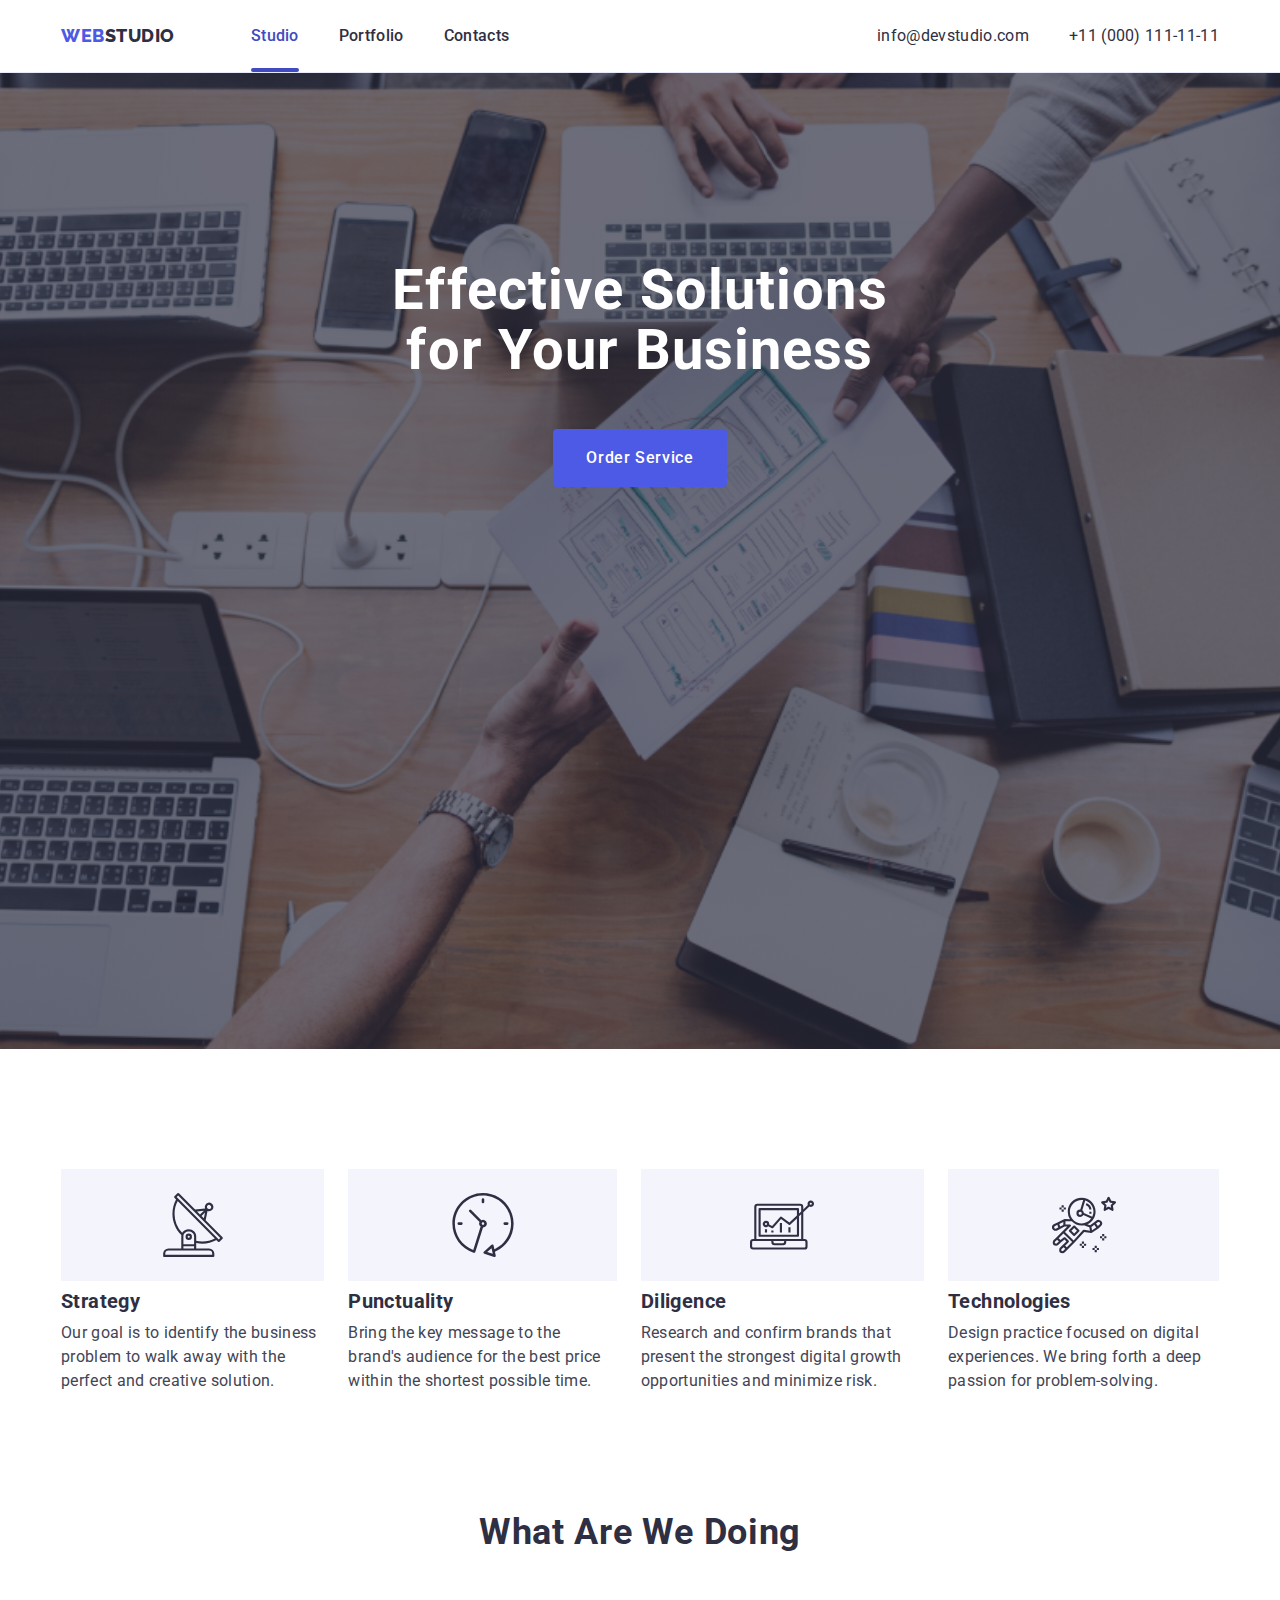
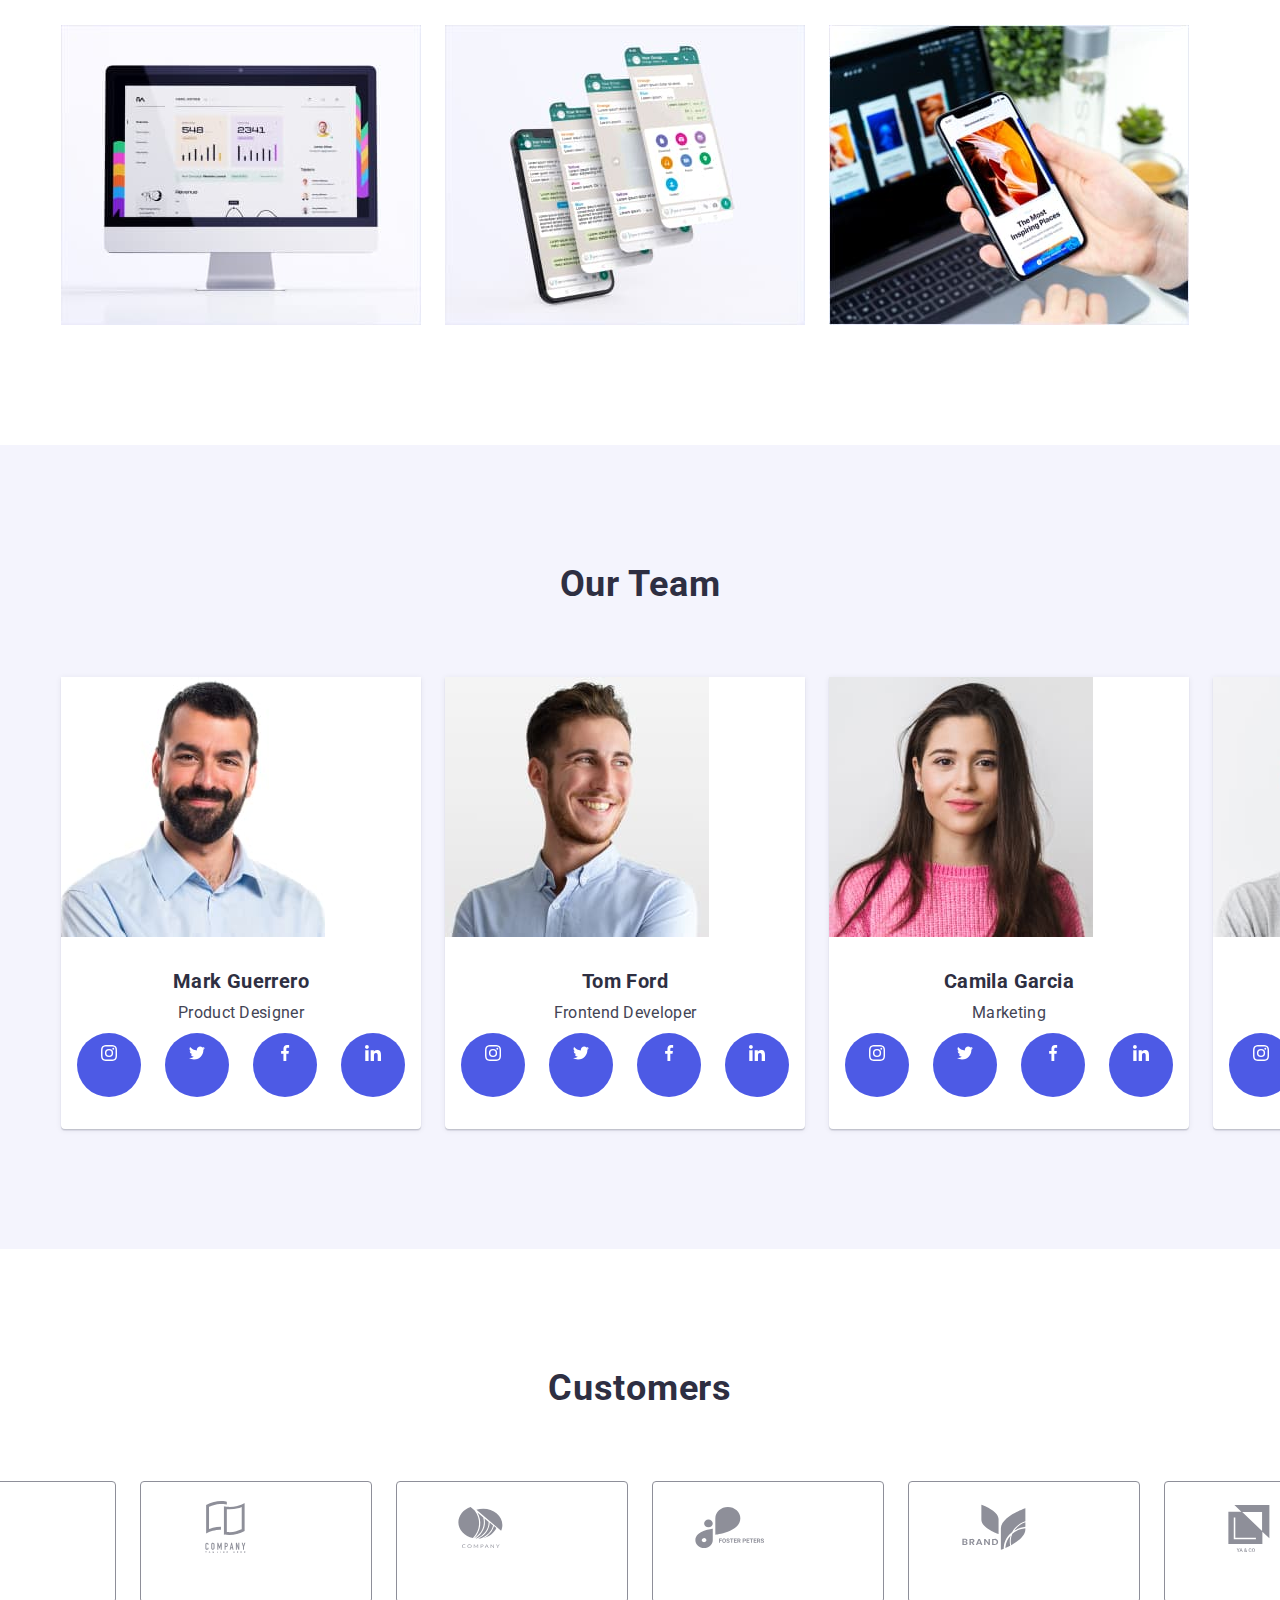
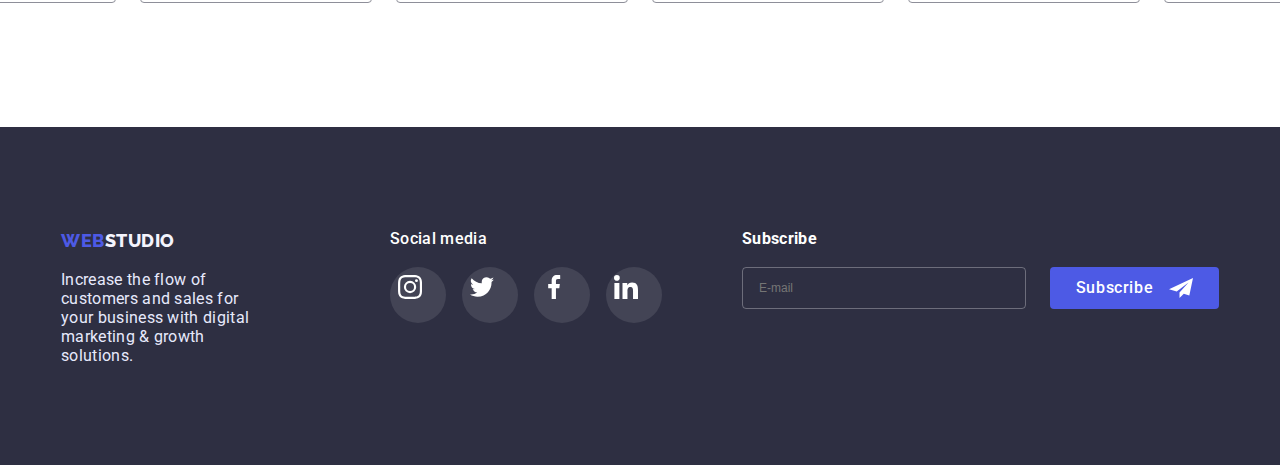
<file: index.html>
<!DOCTYPE html>
<html lang="en">
<head>
    <meta charset="UTF-8">
    <meta http-equiv="X-UA-Compatible" content="IE=edge">
    <meta name="viewport" content="width=device-width, initial-scale=1.0">
    <title>WebStudio</title>
    <link href="https://fonts.googleapis.com/css2?family=Raleway:wght@800&family=Roboto:wght@400;500;700;900&display=swap"
        rel="stylesheet">
    <link rel="stylesheet" href="https://cdnjs.cloudflare.com/ajax/libs/modern-normalize/1.1.0/modern-normalize.min.css"
        integrity="sha512-wpPYUAdjBVSE4KJnH1VR1HeZfpl1ub8YT/NKx4PuQ5NmX2tKuGu6U/JRp5y+Y8XG2tV+wKQpNHVUX03MfMFn9Q=="
        crossorigin="anonymous" referrerpolicy="no-referrer" />
    <link rel="stylesheet" href="./css/styles.css">
</head>
<body>
    <header class="header">
        <div class="container header-navigation">
            <nav class="main-nav">
                <!-- logo and navigation-->
                <a href="./index.html" class="logo link"><span class="logo-part">Web</span>Studio</a>
                <!-- links -->
                <ul class="site-nav list">
                    <li class="item"><a href="./index.html" class="link active-link">Studio</a></li>
                    <li class="item"><a href="./portfolio.html" class="link">Portfolio</a></li>
                    <li class="item"><a href="" class="link">Contacts</a></li>
                </ul>
            </nav>
            <address  class="address-nav">
                <ul class="auth-nav list">
                    <li class="item"><a href="mailto:info@devstudio.com" class="contacts link">info@devstudio.com</a></li>
                    <li class="item"><a href="tel:+110001111111" class="contacts link">+11 (000) 111-11-11</a></li>
                </ul>
            </address>
        </div>
    </header>
    <main>
        <!-- h1 and order option -->
        <section class="hero">
           <h1 class="hero-title">Effective Solutions for Your Business</h1> 
           <button type="button" class="button" data-modal-open>Order Service</button>
        </section>
        <!-- values and advantages of the company -->
        <section class="section values">
            <div class="container">
                <!-- h2 will be hidden with css -->
                <h2 hidden class="section-title">values</h2>
                <ul class="advantages-list list">
                    <li class="item">
                        <div class="thumb">
                            <svg class="advantage-icon">
                                <use href="./images/icons.svg#icon-strategy"></use>
                            </svg>
                        </div>
                        <h3 class="title">Strategy</h3>
                        <p class="text">Our goal is to identify the business problem to walk away with the perfect and creative
                            solution.</p>
                    </li>
                
                    <li class="item">
                        <div class="thumb">
                            <svg class="advantage-icon">
                                <use href="./images/icons.svg#icon-punctuality"></use>
                            </svg>
                        </div>
                        <h3 class="title">Punctuality</h3>
                        <p class="text">Bring the key message to the brand's audience for the best price within the shortest possible
                            time.</p>
                    </li>
                
                    <li class="item">
                        <div class="thumb">
                            <svg class="advantage-icon">
                                <use href="./images/icons.svg#icon-diligence"></use>
                            </svg>
                        </div>
                        <h3 class="title">Diligence</h3>
                        <p class="text">Research and confirm brands that present the strongest digital growth opportunities and minimize
                            risk.</p>
                    </li>
                
                    <li class="item">
                        <div class="thumb">
                            <svg class="advantage-icon">
                                <use href="./images/icons.svg#icon-technologies"></use>
                            </svg>
                        </div>
                        <h3 class="title">Technologies</h3>
                        <p class="text">Design practice focused on digital experiences. We bring forth a deep passion for
                            problem-solving.</p>
                    </li>
                
                </ul>
            </div>
        </section>
        <!-- examples of services -->
        <section class="section services">
            <div class="container">
                <h2 class="section-title">What are we doing</h2>
                <ul class="service-list list">
                    <li class="item">
                        <img src="./images/wawd1.jpg" alt="desktop app image" width="360">
                    </li>
                    <li class="item">
                        <img src="./images/wawd2.jpg" alt="mobile app image" width="360">
                    </li>
                    <li class="item">
                        <img src="./images/wawd3.jpg" alt="lptop and mobile app" width="360">
                    </li>
                </ul>
            </div>
        </section>
        <!-- teammembers -->
        <section class="section team">
            <div class="container">
                <h2 class="section-title">Our Team</h2>
                <ul class="list team-list">
                    <li class="team-item item">
                        <img src="./images/team1.jpg" alt="teammember" width="264" class="teammember">
                        <div class="team-info">
                            <h3 class="title">Mark Guerrero</h3>
                            <p class="text">Product Designer</p>
                           <ul class="list soc-med-list">
                                <li class="item">
                                    <a href="" class="soc-med-link">
                                        <svg class="soc-med-icon">
                                            <use href="./images/icons.svg#icon-instagram"></use>
                                        </svg>
                                    </a>
                                </li>
                                <li class="item">
                                    <a href="" class="soc-med-link">
                                        <svg class="soc-med-icon">
                                            <use href="./images/icons.svg#icon-twitter"></use>
                                        </svg>
                                    </a>
                                </li>
                                <li class="item">
                                    <a href="" class="soc-med-link">
                                        <svg class="soc-med-icon">
                                            <use href="./images/icons.svg#icon-facebook"></use>
                                        </svg>
                                    </a>
                                </li>
                                <li class="item">
                                    <a href="" class="soc-med-link">
                                        <svg class="soc-med-icon">
                                            <use href="./images/icons.svg#icon-linkedin"></use>
                                        </svg>
                                    </a>
                                </li>
                           </ul>
                        </div>
                    </li>
                    <li class="team-item item">
                        <img src="./images/team2.jpg" alt="teammember" width="264" class="teammember">
                        <div class="team-info">
                            <h3 class="title">Tom Ford</h3>
                            <p class="text">Frontend Developer</p>
                            <ul class="list soc-med-list">
                                <li class="item">
                                    <a href="" class="soc-med-link">
                                        <svg class="soc-med-icon">
                                            <use href="./images/icons.svg#icon-instagram"></use>
                                        </svg>
                                    </a>
                                </li>
                                <li class="item">
                                    <a href="" class="soc-med-link">
                                        <svg class="soc-med-icon">
                                            <use href="./images/icons.svg#icon-twitter"></use>
                                        </svg>
                                    </a>
                                </li>
                                <li class="item">
                                    <a href="" class="soc-med-link">
                                        <svg class="soc-med-icon">
                                            <use href="./images/icons.svg#icon-facebook"></use>
                                        </svg>
                                    </a>
                                </li>
                                <li class="item">
                                    <a href="" class="soc-med-link">
                                        <svg class="soc-med-icon">
                                            <use href="./images/icons.svg#icon-linkedin"></use>
                                        </svg>
                                    </a>
                                </li>
                            </ul>
                        </div>
                    </li>
                    <li class="team-item item">
                        <img src="./images/team3.jpg" alt="teammember" width="264" class="teammember">
                        <div class="team-info">
                            <h3 class="title">Camila Garcia</h3>
                            <p class="text">Marketing</p>
                            <ul class="list soc-med-list">
                                <li class="item">
                                    <a href="" class="soc-med-link">
                                        <svg class="soc-med-icon">
                                            <use href="./images/icons.svg#icon-instagram"></use>
                                        </svg>
                                    </a>
                                </li>
                                <li class="item">
                                    <a href="" class="soc-med-link">
                                        <svg class="soc-med-icon">
                                            <use href="./images/icons.svg#icon-twitter"></use>
                                        </svg>
                                    </a>
                                </li>
                                <li class="item">
                                    <a href="" class="soc-med-link">
                                        <svg class="soc-med-icon">
                                            <use href="./images/icons.svg#icon-facebook"></use>
                                        </svg>
                                    </a>
                                </li>
                                <li class="item">
                                    <a href="" class="soc-med-link">
                                        <svg class="soc-med-icon">
                                            <use href="./images/icons.svg#icon-linkedin"></use>
                                        </svg>
                                    </a>
                                </li>
                            </ul>
                        </div>
                    </li>
                    <li class="team-item item">
                        <img src="./images/team4.jpg" alt="teammember" width="264" class="teammember">
                        <div class="team-info">
                            <h3 class="title">Daniel Wilson</h3>
                            <p class="text">UI Designer</p>
                            <ul class="list soc-med-list">
                                <li class="item">
                                    <a href="" class="soc-med-link">
                                        <svg class="soc-med-icon">
                                            <use href="./images/icons.svg#icon-instagram"></use>
                                        </svg>
                                    </a>
                                </li>
                                <li class="item">
                                    <a href="" class="soc-med-link">
                                        <svg class="soc-med-icon">
                                            <use href="./images/icons.svg#icon-twitter"></use>
                                        </svg>
                                    </a>
                                </li>
                                <li class="item">
                                    <a href="" class="soc-med-link">
                                        <svg class="soc-med-icon">
                                            <use href="./images/icons.svg#icon-facebook"></use>
                                        </svg>
                                    </a>
                                </li>
                                <li class="item">
                                    <a href="" class="soc-med-link">
                                        <svg class="soc-med-icon">
                                            <use href="./images/icons.svg#icon-linkedin"></use>
                                        </svg>
                                    </a>
                                </li>
                            </ul>
                        </div>
                    </li>
                </ul>
            </div>
        </section>
        <!-- customers -->
        <section class="section customers">
            <div class="container">
                <h2 class="section-title">Customers</h2>
                <ul class="list customers-list">
                    <li class="customer-item item">
                        <a href="" class="link">
                            <svg class="customer-icon">
                                <use href="./images/icons.svg#icon-customer1"></use>
                            </svg>
                        </a>
                    </li>
                    <li class="customer-item item">
                        <a href="" class="link">
                            <svg class="customer-icon">
                                <use href="./images/icons.svg#icon-customer2"></use>
                            </svg>
                        </a>
                    </li>
                    <li class="customer-item item">
                        <a href="" class="link">
                            <svg class="customer-icon">
                                <use href="./images/icons.svg#icon-customer3"></use>
                            </svg>
                        </a>
                    </li>
                    <li class="customer-item item">
                        <a href="" class="link">
                            <svg class="customer-icon">
                                <use href="./images/icons.svg#icon-customer4"></use>
                            </svg>
                        </a>
                    </li>
                    <li class="customer-item item">
                        <a href="" class="link">
                            <svg class="customer-icon">
                                <use href="./images/icons.svg#icon-customer5"></use>
                            </svg>
                        </a>
                    </li>
                    <li class="customer-item item">
                        <a href="" class="link">
                            <svg class="customer-icon">
                                <use href="./images/icons.svg#icon-customer1"></use>
                            </svg>
                        </a>
                    </li>
                </ul>
            </div>
        </section>
        
    </main>
    <footer class="footer">
        <div class="container">
           <div class="footer-container">
            <!-- logo -->
                <div class="footer-info">
                    <a href="./index.html" class="logo link footer-logo"><span class="logo-part">Web</span>Studio</a>
                    <p class="footer-text">Increase the flow of customers and sales for your business with digital marketing & growth
                        solutions.</p>
                
                </div>
                <!-- sicial media icons -->
                <div class="footer-social-media">
                    <h3 class="title">Social media</h3>
                    <ul class="list">
                        <li class="item">
                            <a href="#" class="link social-media-link">
                                <svg class="sc-md-icon">
                                    <use href="./images/icons.svg#icon-instagram"></use>
                                </svg>
                            </a>
                        </li>
                        <li class="item">
                            <a href="#" class="link social-media-link">
                                <svg class="sc-md-icon">
                                    <use href="./images/icons.svg#icon-twitter"></use>
                                </svg>
                            </a>
                        </li>
                        <li class="item">
                            <a href="#" class="link social-media-link">
                                <svg class="sc-md-icon">
                                    <use href="./images/icons.svg#icon-facebook"></use>
                                </svg>
                            </a>
                        </li>
                        <li class="item">
                            <a href="#" class="link social-media-link">
                                <svg class="sc-md-icon">
                                    <use href="./images/icons.svg#icon-linkedin"></use>
                                </svg>
                            </a>
                        </li>
                    </ul>
                
                </div>
                
                <form action="#" class="subscribe-form">
                    <h3 class="title footer-form-title">Subscribe</h3>
                    <div class="subscribe-field">
                        <label for="email" class="subscribe-field">
                            <input type="mail" name="email" id="email" placeholder="E-mail" class="mail-input">
                        </label>
                        <button type="submit" class=" button subscribe-button">
                            Subscribe
                            <svg class="subscribe-icon">
                                <use href="./images/icons.svg#icon-subscribe"></use>
                            </svg>
                        
                        </button>
                    </div>
                    
                </form>
                
                
           </div>
    
        </div>
        
    </footer>
    <div class="backdrop is-hidden" data-modal>
        <div class="modal">
                <button type="button" class="close-button" data-modal-close>
                    <svg class="close-icon">
                        <use href="./images/icons.svg#icon-close"></use>
                    </svg>
                </button>
                <form action="#" class="modal-form" autocomplete="off">
                    <p class="form-description">Leave your contacts and we will call you back</p>
                
                    
                
                        <label class="modal-label">Name
                            <input type="text" name="name" class="form-input" required>
                             <svg class="input-icon">
                                 <use href="./images/icons.svg#icon-person"></use>
                            </svg>
                        </label>
                        <label class="modal-label">Phone
                            <input type="number" name="phone" class="form-input" placeholder=" " required>
                             <svg class="input-icon">
                                 <use href="./images/icons.svg#icon-phone"></use>
                            </svg>
                        </label>
                        <label class="modal-label">Email
                            <input type="email" name="mail" class="form-input" required>
                             <svg class="input-icon">
                                <use href="./images/icons.svg#icon-mail"></use>
                            </svg>
                        </label>
                        <label class="modal-label textarea-label ">Comment
                            <textarea  name="comment" class="form-input textarea" placeholder="Text Input" rows="7"></textarea>
                        </label>
                    
                    
                    <label class="modal-checkbox">
                        
                        <input type="checkbox" name="checkbox" class="checkbox">
                            <svg class="click-icon">
                                <use href="./images/icons.svg#icon-click"></use>
                            </svg>
                            I accept the terms and conditions of the <a href="#">Privacy Policy</a>
                       
                    </label>
                    <div class="form-button">
                        <button type="submit" class="button">Send</button>

                    </div>
                
                
                
                    
                
                </form>
       
        </div>
         
    </div>
    <script src="./js/modal.js"></script>
</body>
</html>
</file>
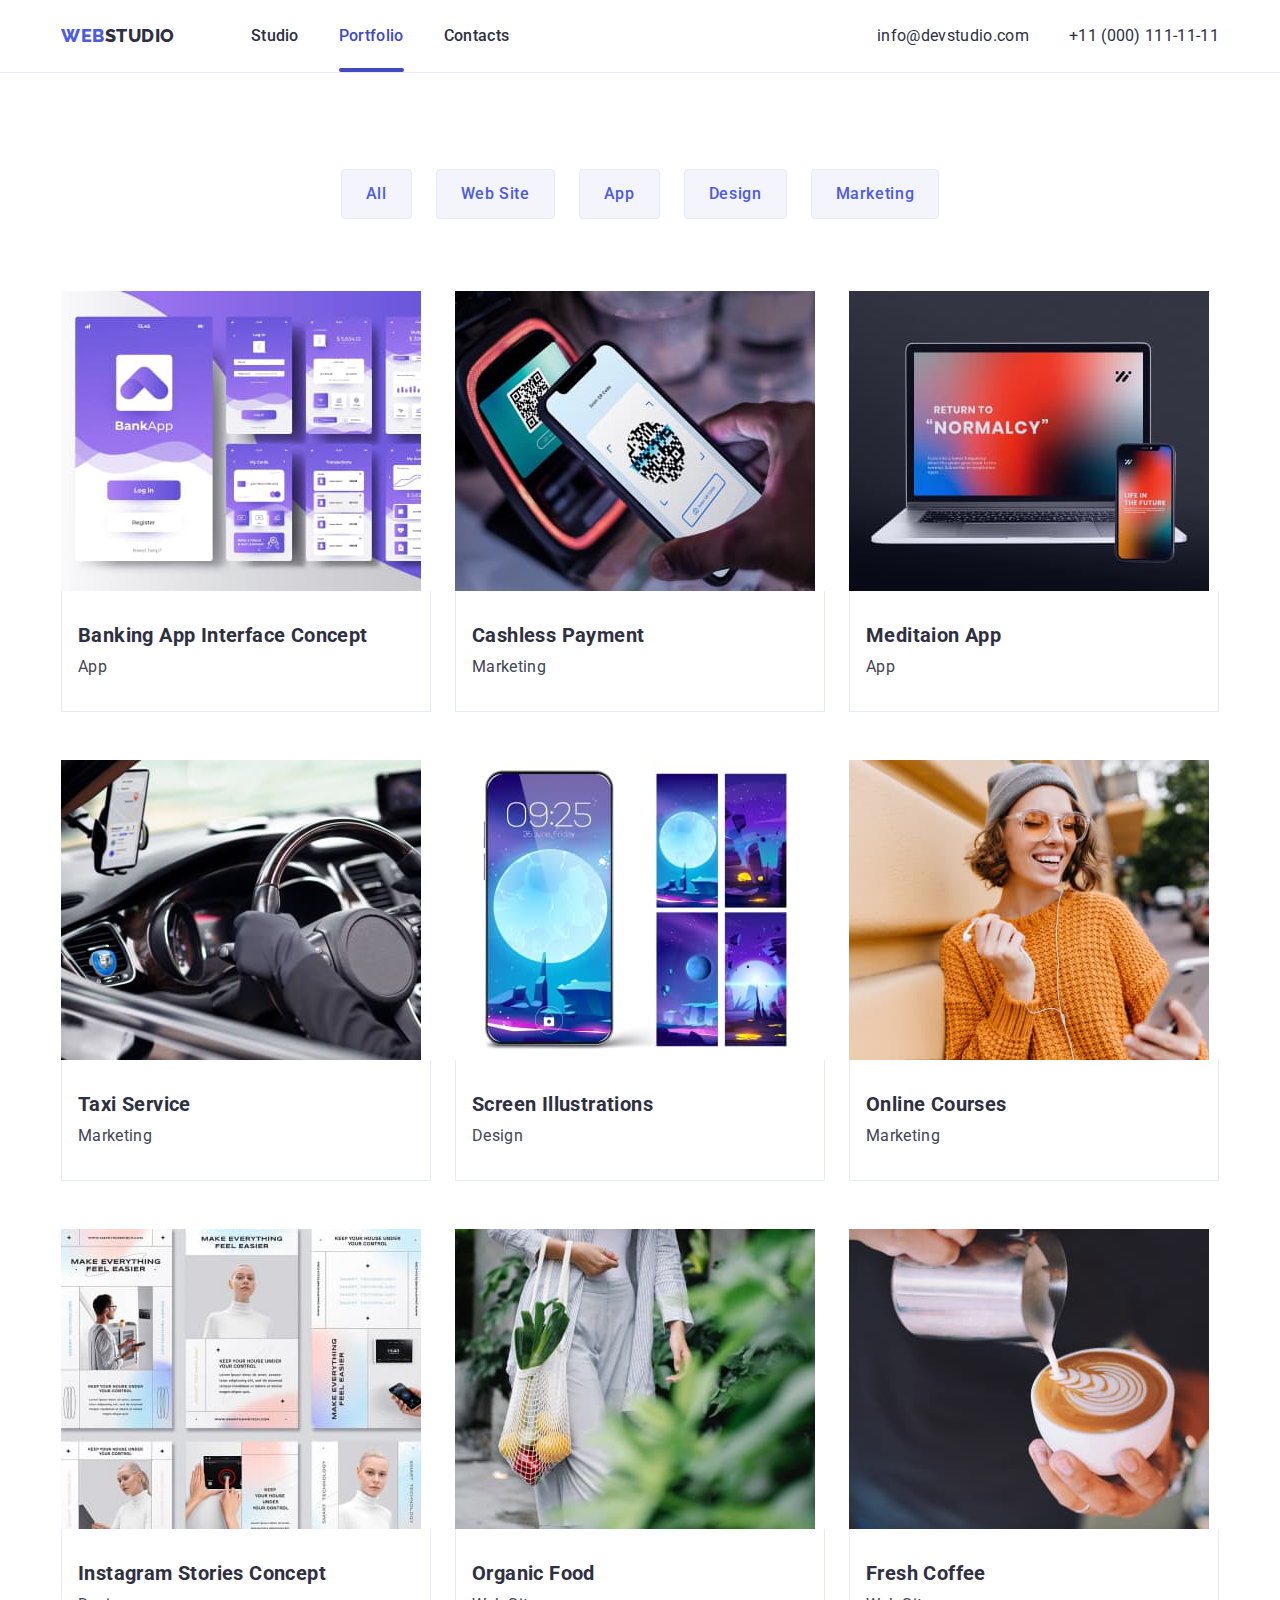
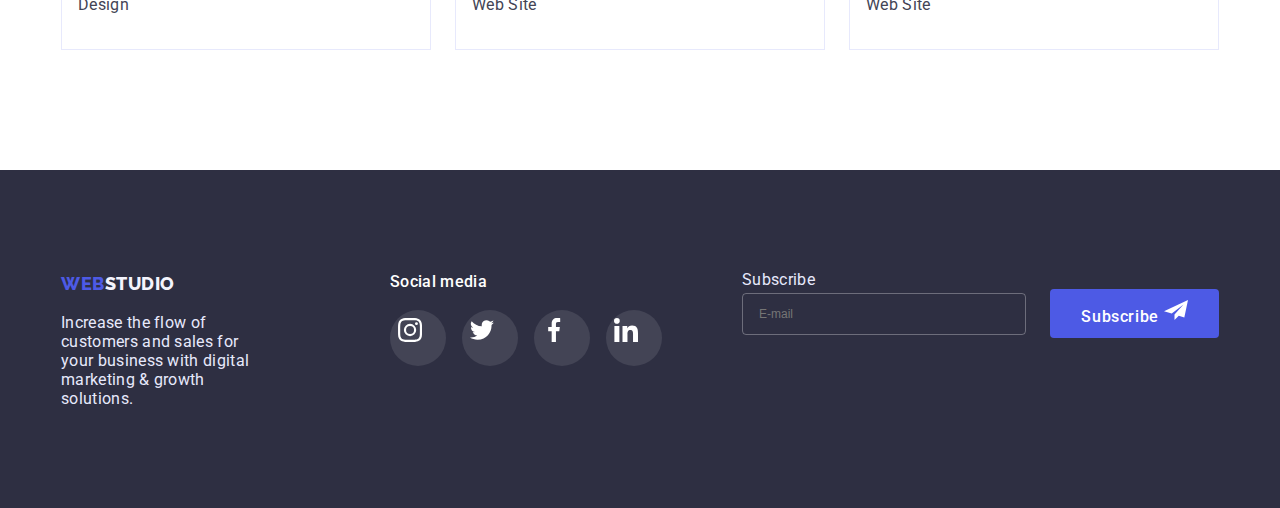
<file: portfolio.html>
<!DOCTYPE html>
<html lang="en">

<head>
    <meta charset="UTF-8">
    <meta http-equiv="X-UA-Compatible" content="IE=edge">
    <meta name="viewport" content="width=device-width, initial-scale=1.0">
    <title>Portfolio</title>
    <link href="https://fonts.googleapis.com/css2?family=Raleway:wght@800&family=Roboto:wght@400;500;700;900&display=swap"
        rel="stylesheet">
    <link rel="stylesheet" href="https://cdnjs.cloudflare.com/ajax/libs/modern-normalize/1.1.0/modern-normalize.min.css"
        integrity="sha512-wpPYUAdjBVSE4KJnH1VR1HeZfpl1ub8YT/NKx4PuQ5NmX2tKuGu6U/JRp5y+Y8XG2tV+wKQpNHVUX03MfMFn9Q=="
        crossorigin="anonymous" referrerpolicy="no-referrer" />
    <link rel="stylesheet" href="./css/styles.css">
</head>

<body>
    <header class="header">
        <div class="container header-navigation">
            <nav class="main-nav">
                <!-- logo and navigation-->
                <a href="./index.html" class="logo link"><span class="logo-part">Web</span>Studio</a>
                <!-- links -->
                <ul class="site-nav list">
                    <li class="item"><a href="./index.html" class="link">Studio</a></li>
                    <li class="item"><a href="./portfolio.html" class="link active-link">Portfolio</a></li>
                    <li class="item"><a href="" class="link">Contacts</a></li>
                </ul>
            </nav>
            <address class="address-nav">
                <ul class="auth-nav list">
                    <li class="item"><a href="mailto:info@devstudio.com" class="contacts link">info@devstudio.com</a></li>
                    <li class="item"><a href="tel:+110001111111" class="contacts link">+11 (000) 111-11-11</a></li>
                </ul>
            </address>
        </div>
    </header>
    
    <main>

        <section class="section examples">
            <div class="container">
                <!-- bottons -->
                <ul class="list filter-btns">
                    <li class="item"> <button type="button" class="button btn-secondary">All</button></li>
                    <li class="item"> <button type="button" class="button btn-secondary">Web Site</button></li>
                    <li class="item"> <button type="button" class="button btn-secondary">App</button></li>
                    <li class="item"> <button type="button" class="button btn-secondary">Design</button></li>
                    <li class="item"> <button type="button" class="button btn-secondary">Marketing</button></li>
                
                </ul>
                
                <!-- examples of works -->
                <ul class="list works-list">
                    <!-- first row of examples -->
                    <li class="portfolio">
                        <a href="" class="link">
                            <div class="product-thumb">
                                <img src="./images/portfolio1.jpg" alt="example of work 1" class="work-example" width="360">
                                <div class="overlay">
                                    <p class="overlay-text">
                                        14 Stylish and User-Friendly App Design Concepts · Task Manager App · Calorie Tracker App · Exotic Fruit
                                        Ecommerce App ·
                                        Cloud Storage App
                                    </p>
                                </div>
                            </div>
                            
                            <div class="portfolio-content">
                                <h2 class="title">Banking App Interface Concept</h2>
                                <p class="text">App</p>
                            </div>
                        </a>
                    </li>
                    <li class="portfolio">
                        <a href="" class="link">
                            <div class="product-thumb">
                                <div class="overlay">
                                    <img src="./images/portfolio2.jpg" alt="example of work 3" class="work-example" width="360">
                                    <div class="overlay-text">
                                        <p>
                                            14 Stylish and User-Friendly App Design Concepts · Task Manager App · Calorie Tracker App · Exotic Fruit
                                            Ecommerce App ·
                                            Cloud Storage App
                                        </p>
                                    </div>
                                </div>
                            
                            </div>
                            
                            <div class="portfolio-content">
                                <h2 class="title">Cashless Payment</h2>
                                <p class="text">Marketing</p>
                            </div>
                        </a>
                    </li>
                    <li class="portfolio">
                        <a href="" class="link">
                            <div class="product-thumb">
                                <div class="overlay">
                                    <img src="./images/portfolio3.jpg" alt="example of work 3" class="work-example" width="360">
                                    <div class="overlay-text">
                                        <p>
                                            14 Stylish and User-Friendly App Design Concepts · Task Manager App · Calorie Tracker App · Exotic Fruit
                                            Ecommerce App ·
                                            Cloud Storage App
                                        </p>
                                    </div>
                                </div>
                            
                            </div>
                            
                            <div class="portfolio-content">
                                <h2 class="title">Meditaion App</h2>
                                <p class="text">App</p>
                            </div>
                        </a>
                    </li>
                    <!-- second row of examples -->
                    <li class="portfolio">
                        <a href="" class="link">
                            <div class="product-thumb">
                                <div class="overlay">
                                    <img src="./images/portfolio4.jpg" alt="example of work 3" class="work-example" width="360">
                                    <div class="overlay-text">
                                        <p>
                                            14 Stylish and User-Friendly App Design Concepts · Task Manager App · Calorie Tracker App · Exotic Fruit
                                            Ecommerce App ·
                                            Cloud Storage App
                                        </p>
                                    </div>
                                </div>
                            
                            </div>
                            
                            <div class="portfolio-content">
                                <h2 class="title">Taxi Service</h2>
                                <p class="text">Marketing</p>
                            </div>
                        </a>
                    </li>
                    <li class="portfolio">
                        <a href="" class="link">
                            <div class="product-thumb">
                                <div class="overlay">
                                    <img src="./images/portfolio5.jpg" alt="example of work 3" class="work-example" width="360">
                                    <div class="overlay-text">
                                        <p>
                                            14 Stylish and User-Friendly App Design Concepts · Task Manager App · Calorie Tracker App · Exotic Fruit
                                            Ecommerce App ·
                                            Cloud Storage App
                                        </p>
                                    </div>
                                </div>
                            
                            </div>
                            
                            <div class="portfolio-content">
                                <h2 class="title">Screen Illustrations</h2>
                                <p class="text">Design</p>
                            </div>
                        </a>
                    </li>
                    <li class="portfolio">
                        <a href="" class="link">
                            <div class="product-thumb">
                                <div class="overlay">
                                    <img src="./images/portfolio6.jpg" alt="example of work 3" class="work-example" width="360">
                                    <div class="overlay-text">
                                        <p>
                                            14 Stylish and User-Friendly App Design Concepts · Task Manager App · Calorie Tracker App · Exotic Fruit
                                            Ecommerce App ·
                                            Cloud Storage App
                                        </p>
                                    </div>
                                </div>
                            
                            </div>
                            
                            <div class="portfolio-content">
                                <h2 class="title">Online Courses</h2>
                                <p class="text">Marketing</p>
                            </div>
                        </a>
                    </li>
                    <!-- third row of examples -->
                    <li class="portfolio">
                        <a href="" class="link">
                            <div class="product-thumb">
                                <div class="overlay">
                                    <img src="./images/portfolio7.jpg" alt="example of work 3" class="work-example" width="360">
                                    <div class="overlay-text">
                                        <p>
                                            14 Stylish and User-Friendly App Design Concepts · Task Manager App · Calorie Tracker App · Exotic Fruit
                                            Ecommerce App ·
                                            Cloud Storage App
                                        </p>
                                    </div>
                                </div>
                            
                            </div>
                            
                            <div class="portfolio-content">
                                <h2 class="title">Instagram Stories Concept</h2>
                                <p class="text">Design</p>
                            </div>
                        </a>
                    </li>
                    <li class="portfolio">
                        <a href="" class="link">
                            <div class="product-thumb">
                                <div class="overlay">
                                    <img src="./images/portfolio8.jpg" alt="example of work 3" class="work-example" width="360">
                                    <div class="overlay-text">
                                        <p>
                                            14 Stylish and User-Friendly App Design Concepts · Task Manager App · Calorie Tracker App · Exotic Fruit
                                            Ecommerce App ·
                                            Cloud Storage App
                                        </p>
                                    </div>
                                </div>
                            
                            </div>
                            
                            <div class="portfolio-content">
                                <h2 class="title">Organic Food</h2>
                                <p class="text">Web Site</p>
                            </div>
                        </a>
                    </li>
                    <li class="portfolio">
                        <div class="product-thumb">
                            <div class="overlay">
                                <img src="./images/portfolio9.jpg" alt="example of work 3" class="work-example" width="360">
                                <div class="overlay-text">
                                    <p>
                                        14 Stylish and User-Friendly App Design Concepts · Task Manager App · Calorie Tracker App · Exotic Fruit
                                        Ecommerce App ·
                                        Cloud Storage App
                                    </p>
                                </div>
                            </div>
                        
                        </div>
                        <a href="" class="link">
                            
                            <div class="portfolio-content">
                                <h2 class="title">Fresh Coffee</h2>
                                <p class="text">Web Site</p>
                            </div>
                        </a>
                    </li>
                </ul>
            </div>
            
        </section>
    </main>
    <footer class="footer">
        <div class="container">
            <div class="footer-container">
                <!-- logo -->
                <div class="footer-info">
                    <a href="./index.html" class="logo link footer-logo"><span class="logo-part">Web</span>Studio</a>
                    <p class="footer-text">Increase the flow of customers and sales for your business with digital marketing
                        & growth
                        solutions.</p>
    
                </div>
                <!-- sicial media icons -->
                <div class="footer-social-media">
                    <h3 class="title">Social media</h3>
                    <ul class="list">
                        <li class="item">
                            <a href="#" class="link social-media-link">
                                <svg class="sc-md-icon">
                                    <use href="./images/icons.svg#icon-instagram"></use>
                                </svg>
                            </a>
                        </li>
                        <li class="item">
                            <a href="#" class="link social-media-link">
                                <svg class="sc-md-icon">
                                    <use href="./images/icons.svg#icon-twitter"></use>
                                </svg>
                            </a>
                        </li>
                        <li class="item">
                            <a href="#" class="link social-media-link">
                                <svg class="sc-md-icon">
                                    <use href="./images/icons.svg#icon-facebook"></use>
                                </svg>
                            </a>
                        </li>
                        <li class="item">
                            <a href="#" class="link social-media-link">
                                <svg class="sc-md-icon">
                                    <use href="./images/icons.svg#icon-linkedin"></use>
                                </svg>
                            </a>
                        </li>
                    </ul>
    
                </div>
                <div class="footer-form">
                    <form action="#" class="subscribe-form">
                        <label for="email" class="email-label">Subscribe</label>
                        <div class="subscribe-field">
                            <input type="mail" id="email" placeholder="E-mail" class="mail-input">
                            <button type="submit" class=" button subscribe-button">
                                <span class="subscribe-button-content">
                                    Subscribe
                                    <svg class="subscribe-icon">
                                        <use href="./images/icons.svg#icon-subscribe"></use>
                                    </svg>
                                </span>
                            </button>
                        </div>
                    </form>
    
                </div>
            </div>
    
        </div>
    
    </footer>
</body>

</html>
</file>
<file: css/styles.css>
:root{
    --primary-text-color:#434455;
    --secondary-text-color: #2E2F42;
    --third-text-color: #E7E9FC;
    
    --primary-bg-color: #fff;
    --second-bg-color: #F4F4FD;
    

    --accent-color:#4D5AE5;
    --secondary-accent-color:#404BBF;
    --customers-color:#8E8F99;;
}
body{  
    
    color: var(--primary-text-color);
    font-family: Roboto, sans-serif;
    letter-spacing: 0.02em;
    margin: 0;
        
}
h1, h2, h3, h4, h5, h6, p, ul {
    margin: 0;
    /* margin-bottom: 0; */
    padding: 0;
}
/* ---------------common styles------------ */
.container {
    width: 1158px;
    padding-right: 15px;
    padding-left: 15px;
    margin-left: auto;
    margin-right: auto;

}

.logo{
    color: var(--secondary-text-color);
    font-family: Raleway, sans-serif;;
    font-weight: 800;
    font-size: 18px;
    letter-spacing: 0.03em;
    text-transform: uppercase;
    line-height: 1.17;
}
.logo-part{
    color: var(--accent-color);
}
.hero-title { /*h1*/
    font-size: 56px;
    color: var(--primary-bg-color);
    letter-spacing: 0.02em;
    line-height: 1.07;
    text-align: center;
    margin: 0 auto 48px auto;
    width: 496px;
 
}
/* h2 */
.section-title{
    font-size: 36px;
    line-height: 1.11;
    color: var(--secondary-text-color);
    text-transform: capitalize;
    text-align: center;
    letter-spacing: 0.02em;
}
/* h3 */
.title{
    font-size: 20px;
    color: var(--secondary-text-color);
    line-height: 1.2;
    letter-spacing: 0.02em;
    margin-bottom: 1px;
}

/* p */
.text{
    line-height: 1.5;
    color: var(--primary-text-color);
}
/* ul */
.list{
    list-style: none;
}
.link{
    text-decoration: none;
}

.section {
    padding-bottom: 120px;
    padding-top: 120px;
}
.button {

    color: var(--primary-bg-color);
    background-color: var(--accent-color);
    border-radius: 4px;
    border: 1px solid transparent;
    font-family: Roboto, sans-serif;
    letter-spacing: 0.04em;
    font-size: 16px;
    font-weight: 500;
    line-height: 1.5;
    cursor: pointer;
    min-width: 169px;
    text-align: center;
    padding: 16px 32px;
    transition-property: color, background-color, box-shadow;
    transition-duration: 250ms;
    transition-timing-function: cubic-bezier(0.4, 0, 0.2, 1);
}

.button:hover,
.button:focus {
    color: var(--primary-bg-color);
    background-color: var(--secondary-accent-color);
    box-shadow: 0px 4px 4px rgba(0, 0, 0, 0.15);
}
/* main title color 2E2F42*/
/* main text color #434455*/
/* second background color  #F4F4FD*/
/* accent color (hover/focus)  #4D5AE5*/


/* ------------ header and footer styles --------------- */
.header{
    border-bottom:  1px solid var(--third-text-color);
}
.container.header-navigation{
    display: flex;
    align-items: center;

}
.main-nav{
    display: flex;
    align-items: center;
}
.site-nav{
    display: flex;  
    margin-left: 76px;
}
.site-nav .item:not(:last-child){
    margin-right: 40px;
}

.site-nav .link{
    display: block;
    padding-top: 24px;
    padding-bottom: 24px;

    color: var(--secondary-text-color);
    font-weight: 500;
    font-size: 16px;
    line-height: 1.5;
    letter-spacing: 0.02em;
    transition-property: color;
    transition-duration: 250ms;
    transition-timing-function: cubic-bezier(0.4, 0, 0.2, 1);
    
}
.site-nav .link:hover,
.site-nav .link:focus{
    color:var(--secondary-accent-color);
}
.site-nav .active-link{
    position: relative;
    color: var(--secondary-accent-color);
}
.site-nav .active-link::after{
    content: '';

    position: absolute;
    bottom:0;
    left:0;
    
    width: 100%;
    height: 4px;
    background-color: var(--secondary-accent-color);
    border-radius: 2px;

}
.address-nav{
    display: flex;
        margin-left: auto;

}
.auth-nav{
    display: flex;
   }
.auth-nav .item:not(:last-child) {
    margin-right: 40px;
}
 .auth-nav .contacts{
    font-size: 16px;
    color: var(--secondary-text-color);
    line-height: 1.5;
    letter-spacing: 0.02em;
    font-style:normal;
    transition-property: color;
    transition-duration: 250ms;
    transition-timing-function: cubic-bezier(0.4, 0, 0.2, 1);

}
.auth-nav .contacts:hover,
.auth-nav .contacts:focus {
    
    color: var(--secondary-accent-color);

}
/* Footer */
.footer{
    padding-top: 100px;
    padding-bottom: 100px;
    

    background-color: var(--secondary-text-color);
    color: var(--third-text-color);
}
.footer-container{
    display: flex;
   
}

.footer-logo{
    color: var(--second-bg-color);
    line-height: 1.5;
    letter-spacing: 0.03em;
    margin-bottom: 16px;
}
.container .footer-info {
    width: 264px;
    margin-right:0;
}
.footer-info .footer-text{
margin-top: 16px;
}
.footer-social-media{
    margin-right: 80px;
    margin-left: 120px;
}
.footer-social-media .title{
    font-size: 16px;
    line-height: 1.5;
    font-weight: 500;
    color: var(--primary-bg-color);
    margin-bottom: 16px;
}
.footer-social-media .list{
    display: flex;
    justify-content: center;
    gap:16px;
    
        
}
.social-media-link{
    display: inline-block;
    height: 40px;
    width: 40px;
    background-color:var(--primary-text-color);
    color: var(--primary-bg-color);
    border-radius: 50%;
    padding: 8px;
    transition-property: background-color;
    transition-duration: 250ms;
    transition-timing-function: cubic-bezier(0.4, 0, 0.2, 1);
     
 }

.social-media-link:hover, .social-media-link:focus {
    background-color: #31D0AA;
    
}

 .sc-md-icon{
    display: block;
    width: 24px;
    height: 24px;
    top: 50%;
    left: 50%;
    fill: currentColor;
 }
 /* footer-form */

 .footer-form-title{
    font-size: 16px;
    margin-bottom: 16px;
    line-height: 1.5;
    color: var(--primary-bg-color)
 }
 .subscribe-field{
    display: flex;
        align-items: center;
        gap: 24px;
 }
 .mail-input{
    width: 264px;
    padding-left: 16px;
    padding-top: 8px;
    padding-bottom: 8px;
    font-size: 12px;
    line-height: 2;
    background-color: transparent;
    color: var(--third-text-color);
    border: 1px solid rgba(255, 255, 255, 0.3);
    border-radius: 4px;
 }

 .subscribe-button{
    padding: 8px 24px;
    display: flex;
    gap: 16px;
    justify-content: center;
    align-items: center;
}

 .subscribe-icon{
    width: 24px;
    height: 24px;
    /* margin-left: 16px; */
    fill: currentColor;
 }
/* --------------main part styles---------- */

/* hero section */
 
.hero {
    background-color: #2E2F42;
    text-align: center;
    padding: 188px 0;
    margin-left: auto;
    margin-right: auto;
    background: linear-gradient(to right, rgba(46, 47, 66, 0.7), rgba(46, 47, 66, 0.7)),url(../images/bg-image.jpg);
    max-width: 1440px;
    height: 600px;
    background-position: center;
    background-repeat: no-repeat;
    background-size: cover;
   
}

/* ---------- values, services, teammembers sections--- */

section.services {
    padding-top: 0;
    

}
.services .section-title,
.team .section-title, .customers .section-title {
    margin-bottom: 72px;
}
img.teammember,
.service-list img,
img.worke-xample {
    display: block;
}


.advantages-list.list, .service-list.list, .list.team-list, .list.customers-list{
    display: flex;
    
}
.advantages-list .item{
    flex-basis: calc((100% -24px*3)/4);
    /* 264px; */
    
}
.advantages-list .thumb{
    display: flex;
    height: 112px;
    background-color:var(--second-bg-color);
    margin-bottom: 8px;
    color: var(--secondary-text-color);
    align-items: center;
    justify-content: center;
}

 .thumb .advantage-icon{
    fill: currentColor;
    display: inline-block;
    width: 64px;
    height: 64px;
}


.advantages-list .item:not(:last-child){
    margin-right: 24px;
}
.advantages-list .title{
    margin-bottom: 8px;
}
/* services */
.section.team{
background-color: var(--second-bg-color);
}
.service-list .item{
    flex-basis: content;
    
}
.service-list .item:not(:last-child) {
    margin-right: 24px;
}
.team-list .team-info {
    text-align: center;
    padding-top: 32px;
    padding-bottom: 32px;
    padding-left: 16px;
    padding-right: 16px;
}
.team-info .text{
    margin-bottom: 8px;
}

.team-list .team-item {
    flex-basis: 264px;
    
    background-color: var(--primary-bg-color);
    box-shadow: 0px 1px 6px rgba(46, 47, 66, 0.08), 0px 1px 1px rgba(46, 47, 66, 0.16), 0px 2px 1px rgba(46, 47, 66, 0.08);
    border-radius: 0px 0px 4px 4px;
}



.team-list .team-item:not(:last-child) {
    margin-right: 24px;
}

.team-list .title {
    margin-bottom: 8px;
}

.team-list .teammember {
    display: block;
}



.team-info .list{
    display: flex;
    gap:24px;
    justify-content: center;
}

.soc-med-link{
    width: 40px;
    height: 40px;
    display: inline-block;
    background-color: var(--accent-color);
    color: var(--primary-bg-color);
    border-radius: 50%;
    padding: 12px;
    transition-property: background-color;
    transition-duration: 250ms;
    transition-timing-function: cubic-bezier(0.4, 0, 0.2, 1);
}
.soc-med-link:hover, .soc-med-link:focus{
    background-color: var(--secondary-accent-color);
    
}
.soc-med-icon{
    width: 16px;
    height: 16px;
    fill:currentColor;
}



/* customers */
.customers-list{
    display: flex;
    justify-content: center;
    gap: 24px;
}

.customer-item .link{
    display: inline-block;
    width: 168px;
    height: 88px;
    padding: 16px 31px;
    border: 1px solid var(--customers-color);
    border-radius: 4px;
    color: var(--customers-color);
    transition-property: border-color, color;
    transition-duration: 250ms;
    transition-timing-function: cubic-bezier(0.4, 0, 0.2, 1);
}
.customer-item .link:hover, .customer-item .link:focus{
        border-color: var(--secondary-accent-color);
        color: var(--secondary-accent-color);
}
.customer-icon {
    display: block;
    width: 104px;
    height: 56px;
    fill: currentColor;

}

/* PORTFOLIO page */


.button.btn-secondary {
    color: var(--accent-color);
    background-color: var(--second-bg-color);
    border-color: var(--third-text-color);
    
    min-width: 69px;
    padding: 12px 24px;

    transition-property: background-color, color, box-shadow, border;
    transition-duration: 250ms;
    transition-timing-function: cubic-bezier(0.4, 0, 0.2, 1);


}
.button.btn-secondary:hover,
.button.btn-secondary:focus {
    color: var(--primary-bg-color);
    background-color: var(--secondary-accent-color);
    border: none;
    box-shadow: 0px 3px 1px rgba(0, 0, 0, 0.1), 0px 2px 1px rgba(0, 0, 0, 0.08), 0px 2px 2px rgba(0, 0, 0, 0.12);

}
.examples {
    padding-top: 96px;
    padding-bottom: 120px;
   
}
.list.filter-btns{
    display: flex;
    column-gap: 24px;
    justify-content: center;
    margin-bottom: 72px;

}
.list.works-list {
    display: flex;
    flex-wrap: wrap;
    
    
}
img.work-example {
    display: block;

}
.list.works-list .portfolio{
 flex-basis: calc((100% - 2*24px)/3);
}
.portfolio {
    margin-bottom: 48px;
    margin-right: 24px;
    transition-property: box-shadow;
    transition-duration: 250ms;
    transition-timing-function: cubic-bezier(0.4, 0, 0.2, 1);

    
    /* outline: 1px solid green; */

}
.portfolio:hover, .portfolio:focus{
    box-shadow: 0px 1px 6px rgba(46, 47, 66, 0.08), 0px 1px 1px rgba(46, 47, 66, 0.16), 0px 2px 1px rgba(46, 47, 66, 0.08);
}
.portfolio .link {
/* width: 100%; */
}
.portfolio:nth-last-child(-n + 3) {
    margin-bottom: 0;
    
}

.portfolio:nth-child(3n+3) {
    margin-right: 0;

}
.portfolio-content{ 
    padding-left: 16px;
    padding-bottom: 32px;
    padding-top: 32px;
    border-right: 1px solid var(--third-text-color);
    border-left: 1px solid var(--third-text-color);
    border-bottom: 1px solid var(--third-text-color);
   
}
.portfolio-content .title{
    margin-bottom: 8px;
}
.product-thumb{
    position: relative;
}

 .overlay::before {
     display: inline-block;
     content: "";
     position: absolute;
     top: 0;
     left: 0;
     width: 100%;
     height: 100%;
     background-color: #4D5AE5;
     opacity: 0;
     transition-property: opacity, transform;
     transition-duration: 250ms;
     transition-timing-function: cubic-bezier(0.4, 0, 0.2, 1);
     transform: scaleY(0);
     /* transform: translateY(100%); */
     transform-origin: bottom;

 }

 .portfolio:hover .overlay::before, .portfolio:focus .overlay::before {
     opacity: 1;
     transform: scaleY(1);
     /* transform: translateY(0); */
 }
.overlay-text{
    color: var(--second-bg-color);
    opacity: 0;
    position: absolute;
        top: 40px;
        left: 32px;
        right: 32px;
        transform: translateY(260px);
        opacity: 0;
        transition-property: opacity, transform;
        transition-duration: 250ms;
        transition-timing-function: cubic-bezier(0.4, 0, 0.2, 1);
}
.portfolio:hover .overlay-text, .portfolio:focus .overlay-text {
    transform: translateY(0);
    opacity: 1;
}

/* MODAL window */
.backdrop{
    position: fixed;
    top:0;
    left:0;
    
    display: flex;
    justify-content: center;
    align-items: center;
    padding: 20px 0;
    width: 100%;
    height: 100%;

    background-color: rgba(46, 47, 66, 0.4);
    transition-property: opacity, transform, background-color, visibility;
    transition-duration: 250ms;
     transition-timing-function: cubic-bezier(0.4, 0, 0.2, 1);
}
.backdrop.is-hidden {
    opacity: 0;
    pointer-events: none;
    visibility: hidden;
}
.modal{
    width: 100%;
    height: 100%;
    max-width: 408px;
    max-height: 576px;

    position: relative;
    /* left: 50%;
    top: 50%;
    transform: translate(-50%, -50%); */

    background-color: var(--primary-bg-color);
    opacity: 1;
    transition-property: opacity,
        transform,
        background-color,
        visibility;
    transition-duration: 250ms;
     transition-timing-function: cubic-bezier(0.4, 0, 0.2, 1);

     padding: 72px 24px 24px 24px;
    
}

.modal .close-button{
    position: absolute;
    top: 24px;
    right: 24px;

    width: 24px;
    height: 24px;
    background-color: var(--third-text-color);
    color: #000;
    border: 1px solid rgba(0, 0, 0, 0.1);
    border-radius: 50%;
    margin:0;
    
    cursor: pointer;
    transition-property: color, background-color; 
    transition-duration: 250ms;
    transition-timing-function: cubic-bezier(0.4, 0, 0.2, 1);
   
    
}
.modal .close-button:hover, .modal .close-button:focus{
    background-color: var(--secondary-accent-color);
    color: var(--primary-bg-color);
}
.close-button .close-icon{
    display: block;
    width: 8px;
    height: 8px;

    fill: currentColor;
    margin: 0;
    position: absolute;
    top: 50%;
    left: 50%;
    transform: translate(-50%, -50%);
     
}

.form-description{
    margin-bottom: 16px;
    text-align: center;
    line-height: 1.5;
}
/* .form-list{
    list-style: none;
    display: flex;
    flex-direction: column;
    justify-content: center;
    gap: 8px;
    margin-bottom: 16px;
} */

.modal-label{
    max-width: 360px;
    display: flex;
    flex-direction: column;
    gap:4px;
    color:var(--customers-color);
    font-size: 12px;
    line-height: 1.16;
    position: relative;
    margin-bottom: 8px;
    height: 58px;


}
.form-input{
    border: 1px solid rgba(33, 33, 33, 0.2);
    border-radius: 4px;
    padding-left: 16px;
    padding-top:8px;
    padding-bottom: 8px;
    transition-property: color, border;
    transition-duration: 250ms;
    transition-timing-function: cubic-bezier(0.4, 0, 0.2, 1);
    outline: 0px;
    color: var(--secondary-text-color);
    padding-left: 38px;
    
    

}
.form-input:focus-visible, .form-input:focus{
    border: 1px solid var(--accent-color) ;
    color: var(--accent-color);
    
}

.input-icon{
    width: 18px;
    height: 24px;
    position: absolute;
    top: 21px;
    left: 16px;
    
    display: inline-block;
    fill: var(--secondary-text-color);
    transition-property: fill;
    transition-duration: 250ms;
    transition-timing-function: cubic-bezier(0.4, 0, 0.2, 1);
}
.form-input:focus-visible + .input-icon,
.form-input:focus + .input-icon {
    fill: var(--accent-color);

}
.textarea-label{
    height: 138px;
}
.textarea{
    resize: none;
    padding-left: 16px;
    height: 120px;
}
.textarea:placeholder {
    color: rgb(117, 117, 117, 0.5)
}
.modal-checkbox{
    display: block;
    margin-bottom: 24px;
    margin-top: 16px;
    font-size: 12px;
    position: relative;
    padding-left: 24px;
}
.form-button{
    text-align: center;
}
.checkbox{
    appearance: none;
    -webkit-appearance: none;
    -moz-appearance: none;
}

.click-icon{
    display: inline-block;
    width: 16px;
    height: 16px;
    background-color: #fff;
    fill: #fff;
    position: absolute;
    top: -1px;
    left: 0px;
    border: 1.25px solid var(--secondary-text-color);
    border-radius: 2px;
    transition-property: fill, border, background-color;
    transition-duration: 250ms;
    transition-timing-function: cubic-bezier(0.4, 0, 0.2, 1);
}
.checkbox:checked + .click-icon{
    background-color: var(--secondary-accent-color);
    fill: #fff;
    border: none;
}
</file>
